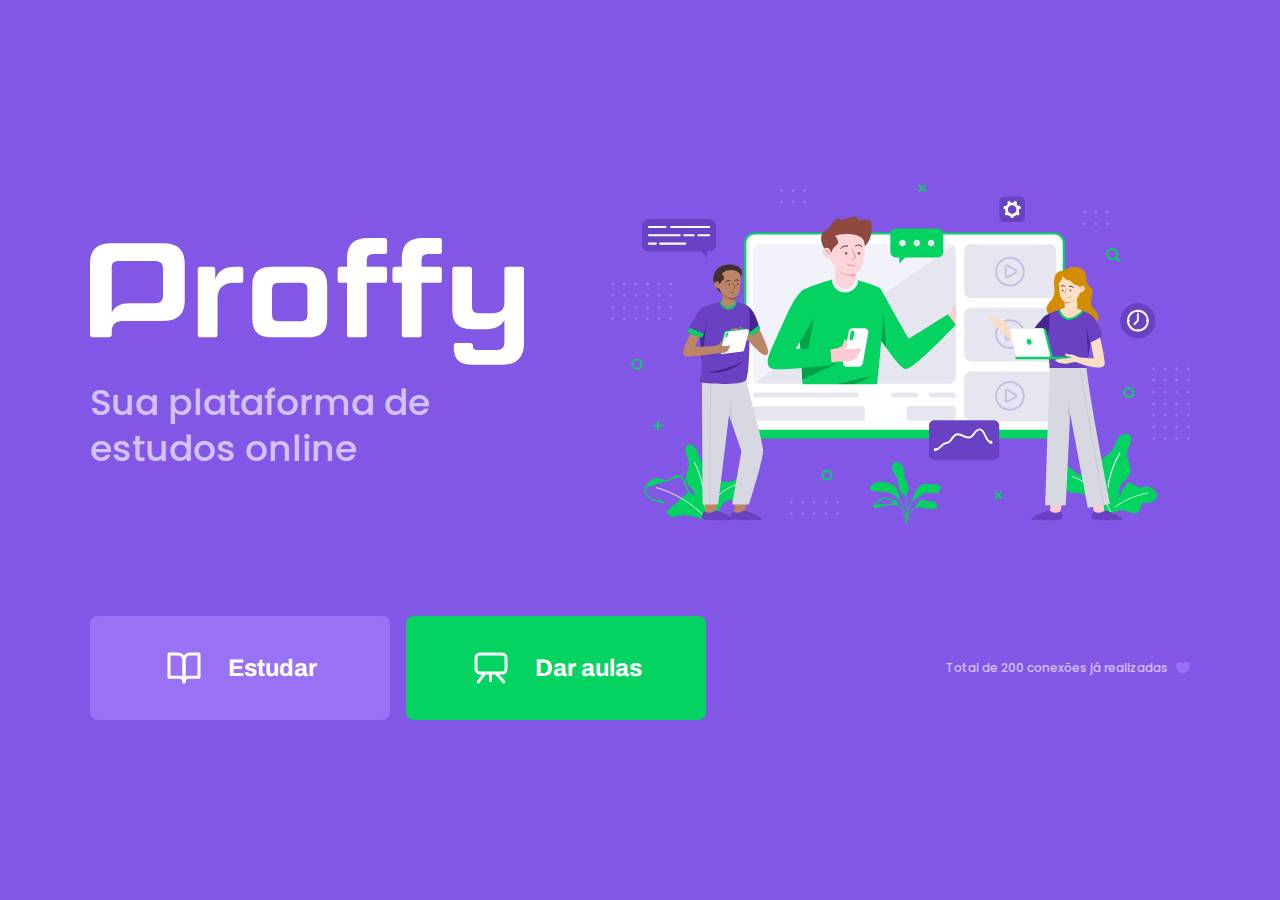
<file: index.html>
<!DOCTYPE html>

<html lang="pt_br"> 

<head>
    <meta charset="UTF-8">
    <meta name="viewport" content="width=device-width, initial-scale=1.0">
    <meta name="theme-color" content= "#8257E5">  
    <title>Proffy  | Sua plataforma de estudos online</title>
    <link rel="shortcut icon" href="/images/favicon.png" type= "image/png">
    <link rel="stylesheet" href="/styles/main.css">
    <link rel="stylesheet" href="/styles/partials/page-landing.css">
    <link href="https://fonts.googleapis.com/css2?family=Archivo:wght@400;700&amp;family=Poppins:wght@400;600&amp;display=swap" rel="stylesheet">
</head>

<body id="page-landing">
    <div id="container">
        <div class="logo-container">
            <img src="/images/logo.svg" alt="Proffy">
            <h2>Sua plataforma de estudos online</h2>
        </div>
        <img class= "hero-image" src="/images/landing.svg" alt="Plataforma de Estudos">
        
        <div class="buttons-container">
            <a class="study" href="/study.html">
                <img src="/images/icons/study.svg" alt="Estudar">
                Estudar
            </a>
            <a class="give-classes" href="/give-classes.html">
                <img src="/images/icons/give-classes.svg" alt="Dar aulas">
                Dar aulas
            </a>
        </div>

        <p class="total-connections">
            Total de 200 conexões já realizadas
            <img src="/images/icons/purple-heart.svg" alt="Coração Roxo">
        </p>
    </div>

</body>
</html>
</file>
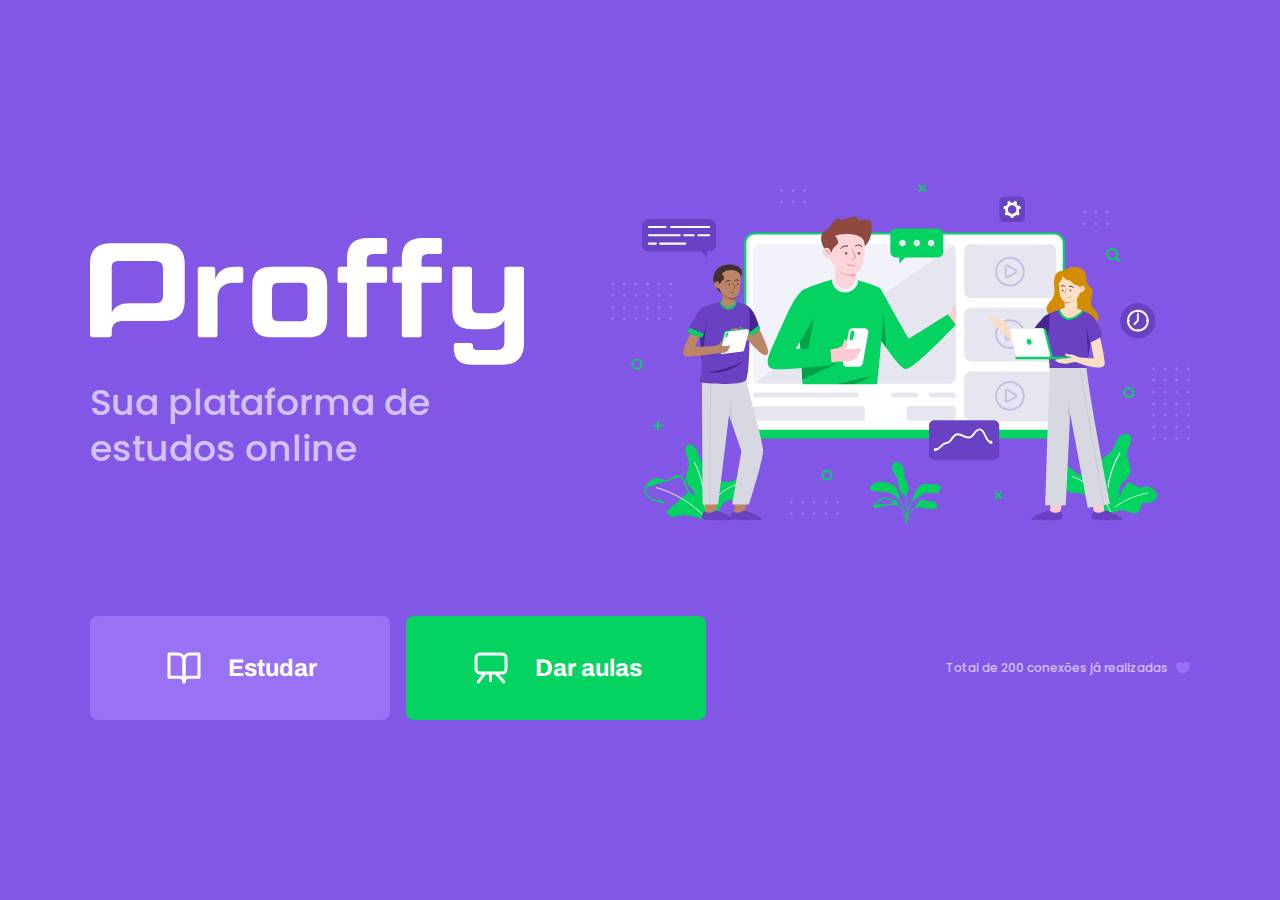
<file: src/views/index.html>
<!DOCTYPE html>

<html lang="pt_br"> 

<head>
    <meta charset="UTF-8">
    <meta name="viewport" content="width=device-width, initial-scale=1.0">
    <meta name="theme-color" content= "#8257E5">  
    <title>Proffy  | Sua plataforma de estudos online</title>
    <link rel="shortcut icon" href="/images/favicon.png" type= "image/png">
    <link rel="stylesheet" href="/styles/main.css">
    <link rel="stylesheet" href="/styles/partials/page-landing.css">
    <link href="https://fonts.googleapis.com/css2?family=Archivo:wght@400;700&amp;family=Poppins:wght@400;600&amp;display=swap" rel="stylesheet">
</head>

<body id="page-landing">
    <div id="container">
        <div class="logo-container">
            <img src="/images/logo.svg" alt="Proffy">
            <h2>Sua plataforma de estudos online</h2>
        </div>
        <img class= "hero-image" src="/images/landing.svg" alt="Plataforma de Estudos">
        
        <div class="buttons-container">
            <a class="study" href="/study">
                <img src="/images/icons/study.svg" alt="Estudar">
                Estudar
            </a>
            <a class="give-classes" href="/give-classes">
                <img src="/images/icons/give-classes.svg" alt="Dar aulas">
                Dar aulas
            </a>
        </div>

        <p class="total-connections">
            Total de 200 conexões já realizadas
            <img src="/images/icons/purple-heart.svg" alt="Coração Roxo">
        </p>
    </div>

</body>
</html>
</file>
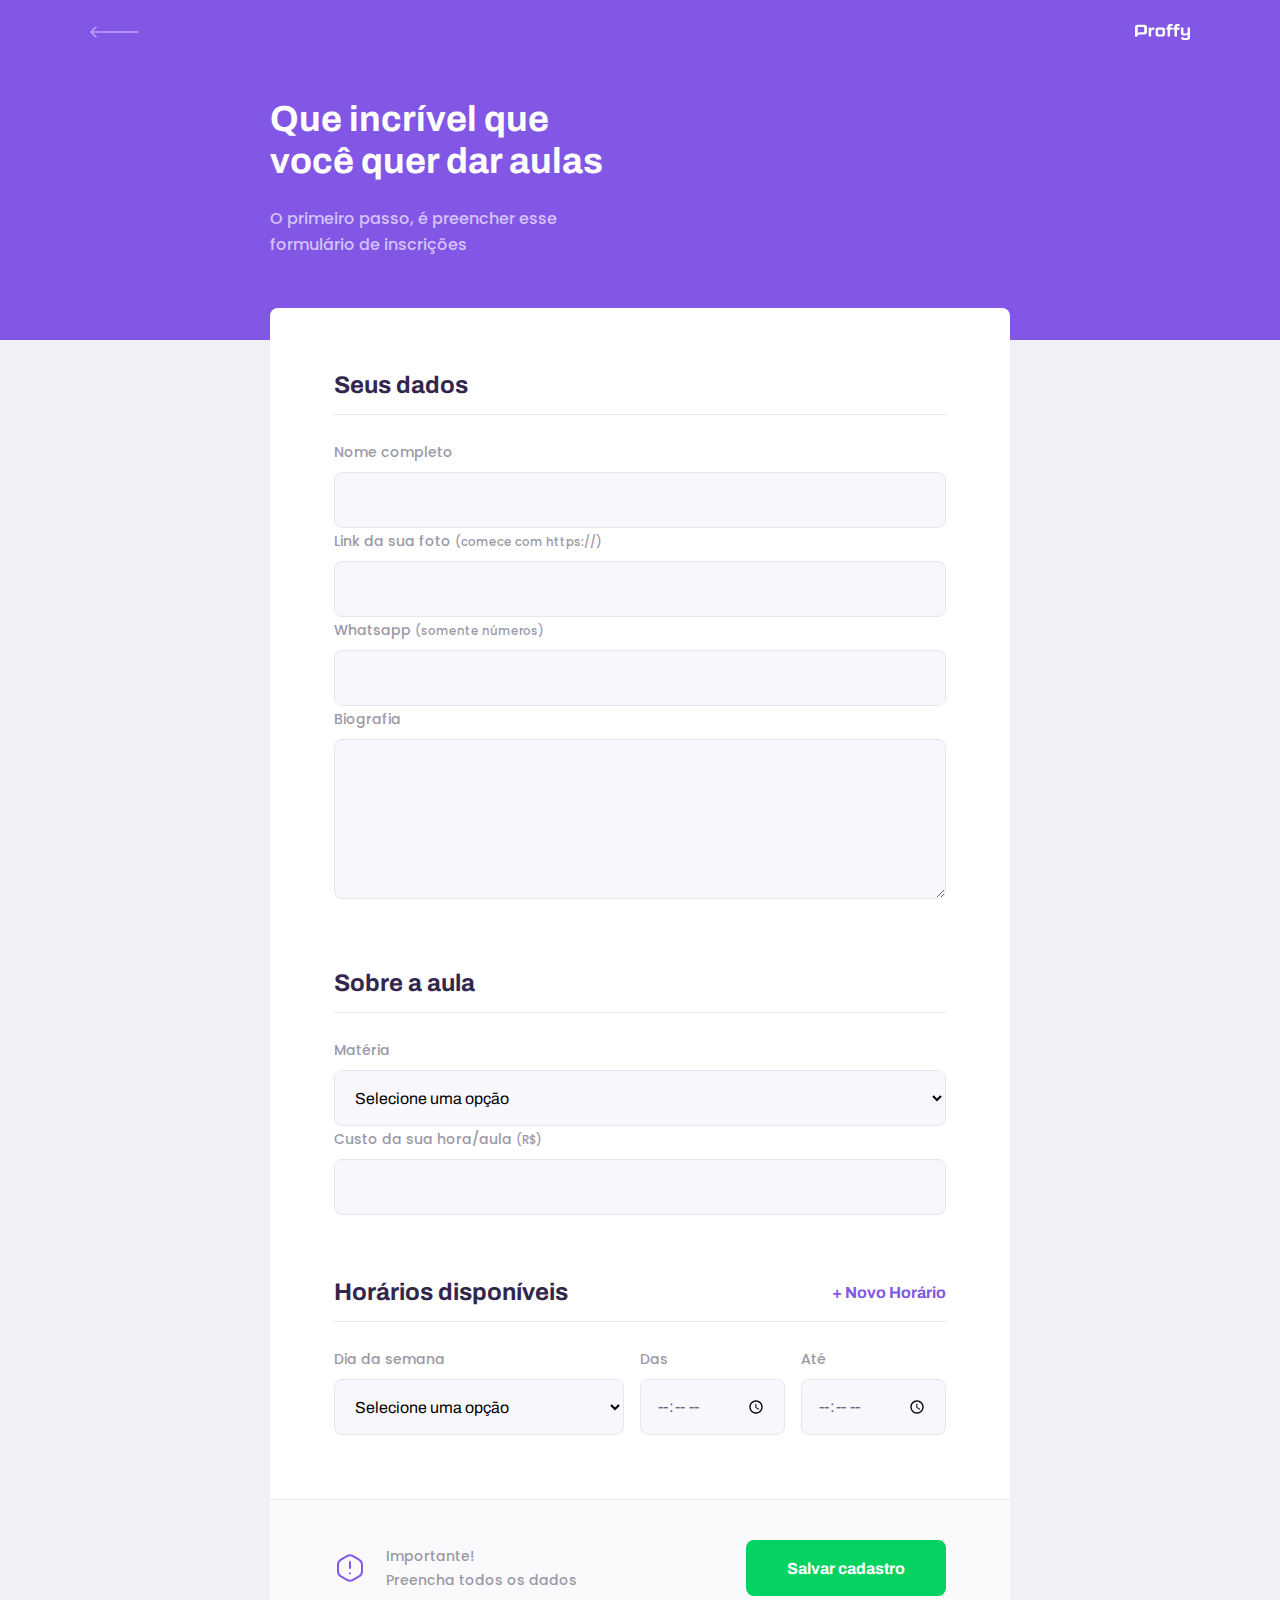
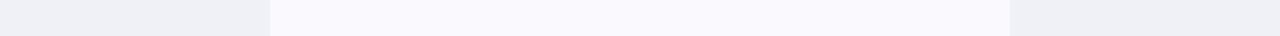
<file: give-classes.html>
<!DOCTYPE html>

<html lang="pt_br"> 

<head>
    <meta charset="UTF-8">
    <meta name="viewport" content="width=device-width, initial-scale=1.0">   
    <title>Proffy  | Sua plataforma de estudos online</title>
    <link rel="stylesheet" href="/styles/main.css">
    <link rel="stylesheet" href="/styles/partials/header.css">
    <link rel="stylesheet" href="/styles/partials/forms.css">
    <link rel="stylesheet" href="/styles/partials/page-give-classes.css">
    <link href="https://fonts.googleapis.com/css2?family=Archivo:wght@400;700&amp;family=Poppins:wght@400;600&amp;display=swap" rel="stylesheet">
    <script src="/scripts/addField.js" defer></script>
</head>

<body id="page-give-classes">
    <div id="container">
       <header class="page-header">
            <div class="top-bar-container">
                <a href="/">
                <img src="/images/icons/back.svg" alt="Voltar"></a>
                <img src="/images/logo.svg" alt="Proffy">
            </div>

            <div class="header-content">
                <strong>Que incrível que você quer dar aulas</strong>
                <p>O primeiro passo, é preencher esse formulário de inscrições</p>
 
            </div>
       </header> 

       <main>
            <form action="" id="create-class">
                <fieldset>
                    <legend>Seus dados</legend>
                    
                    <div class= "input-block">
                        <label for="name">Nome completo</label>
                        <input name="name" id= "name" required>
                    </div>

                    <div class= "input-block">
                        <label for="avatar">Link da sua foto <small>(comece com https://)</small></label>
                        <input name="avatar" id= "avatar" type= "url" required>
                    </div>

                    <div class= "input-block">
                        <label for="whatzapp">Whatsapp <small>(somente números)</small></label>
                        <input name="whatsapp" id= "whatsapp" type= "number" required>
                    </div>

                    <div class= "textarea-block">
                        <label for="bio">Biografia</label>
                        <textarea name="bio" id= "bio" required></textarea>
                    </div>

                </fieldset>

                <fieldset>
                    <legend>Sobre a aula</legend>
                    <div class= "select-block"> 
                        <label for="subject">Matéria</label>
                        <select name="subject" id="subject" required>
                            <option value="">Selecione uma opção</option>
                            <option value="" disabled="" hidden="">Selecione uma opção</option>
                            <option value="1">Artes</option>
                            <option value="2">Biologia</option>
                            <option value="3">Ciências</option>
                            <option value="4">Educação física</option>
                            <option value="5">Física</option>
                            <option value="6">Geografia</option>
                            <option value="7">História</option>
                            <option value="8">Matemática</option>
                            <option value="9">Português</option>
                            <option value="10">Química</option>
                        </select>
                    </div> 

                    <div class="input-block">
                        <label for="cost">Custo da sua hora/aula <small>(R$)</small></label>
                        <input type="cost" id= "cost" type="number" required>
                    </div>
                </fieldset>

                <fieldset id= "schedule-items">
                    <legend>Horários disponíveis
                        <button type = "button" id= "add-time">+ Novo Horário</button>
                    </legend>

                    <div class="schedule-item">
                        <div class="select-block">
                            <label for="weekday">Dia da semana</label>
                            <select name="weekday[]" required>
                                <option value="">Selecione uma opção</option>
                                <option value="0">Domingo</option>
                                <option value="1">Segunda-feira</option>
                                <option value="2">Terça-feira</option>
                                <option value="3">Quarta-feira</option>
                                <option value="4">Quinta-feira</option>
                                <option value="5">Sexta-feira</option>
                                <option value="6">Sábado</option>
                            </select>
                        </div>

                        

                        <div class="input-block">
                            <label for="time_from">Das</label>
                            <input type="time" name="time_from[]" required>
                        </div>

                        <div class="input-block">
                            <label for="time_to">Até</label>
                            <input type="time" name="time_to[]" required>
                        </div>
                    
                    </div>

                </fieldset>
            </form>

            <footer>
                <p>
                    <img src="/images/icons/warning.svg" alt="Aviso importante">
                    Importante! <br> Preencha todos os dados
                </p>
                <button type="submit" form= "create-class">Salvar cadastro</button>
            </footer>

       </main>
    </div>

</body>
</html>
</file>
<file: styles/main.css>
/* CSS - CascadingStyleSheets */

:root {
    /* Variáveis CSS*/
    --color-background: #F0F0F7; 
    --color-primary-lighter: #9871F5;
    --color-primary-light: #916BEA;
    --color-primary: #8257E5;
    --color-primary-dark: #774DD6;
    --color-primary-darker: #6842C2;
    --color-secondary: #04D361;
    --color-secondary-dark: #04BF58;
    --color-title-in-primary: #FFFFFF;
    --color-text-in-primary: #D4C2FF;
    --color-text-title: #32264D;
    --color-text-complement: #9C98A6;
    --color-text-base: #6A6180;
    --color-line-in-white: #E6E6F0;
    --color-input-background: #F8F8FC;
    --color-button-text: #FFFFFF;
    --color-box-base: #FFFFFF;
    --color-box-footer: #FAFAFC;
    --color-small-info: #C1BCCC;
    /* tamanho da fonte padrão: 16px - 100% - 1rem */
    font-size: 60%; /* controle das medidas rem */
}

* {
    margin: 0;
    padding: 0;
    box-sizing: border-box;
}


html,
body {
    height: 100vh;
}

body {
    background: var(--color-background);
    display: flex;
    align-items: center;
    justify-content: center;
}

body,
input,
button,
textarea {
    font-weight: 500;
    font-family: Poppins;
    font-size: 1.6rem;
    color: var(--color-text-base);
}

#container {
    width: 90vw; /*viewport width*/
    max-width: 700px;
}

@media (min-width: 700px) {
    :root {
        font-size: 62.5%; /* todo 1rem vai ser relativo a 10px*/
    }
}
</file>
<file: styles/partials/page-landing.css>
#page-landing {
    background: var(--color-primary);
}

#page-landing #container {
    color: var(--color-text-in-primary);
}

.logo-container img {
    height: 10rem;
}

.logo-container h2 {
    font-weight: 500;
    font-size: 3.6rem;
    line-height: 4.6rem;
    margin-top: 0.8rem;
}

.logo-container {
    text-align: center;
    margin-bottom:3.2rem;
}

.hero-image {
    width: 100%;
}

.buttons-container {
    display: flex;
    justify-content: center;
    margin: 3.2rem 0;
}

.buttons-container a {
    width: 30rem;
    height: 10.4rem;

    border-radius: 0.8rem;
    margin-right: 1.6rem;

    font: 700 2.4rem Archivo;

    display: flex;
    align-items: center;
    justify-content: center;

    text-decoration: none;

    transition: background 0.2s;

    color: var(--color-button-text);
}

.buttons-container a img {
    width: 4rem;
    margin-right: 2.4rem;
}

.buttons-container a.study {
    background: var(--color-primary-lighter);
}

.buttons-container a.study:hover {
    background: var(--color-primary-light);
}

.buttons-container a.give-classes {
    background: var(--color-secondary);
    margin-right: 0;
}

.buttons-container a.give-classes:hover {
    background: var(--color-secondary-dark);
}

.total-connections {
    font-size: 1.8rem;

    display: flex;
    align-items: center;
    justify-content: center;

}

.total-connections img {
    margin-left: 0.8rem;
}

@media (max-width: 699px){
    :root {
        font-size: 40%;
    }
}

@media (min-width: 1100px) {
    #page-landing #container {
        max-width: 1100px;
        display: grid;
        grid-template-columns: 2fr 1fr 2fr;
        grid-template-rows: 350px 1fr;
        grid-template-areas: 
        "proffy image image"
        "button button texting";
        column-gap: 87px;
        row-gap: 86px;
    }

    .logo-container {
        grid-area: proffy;
        text-align: initial;
        align-self: center;
        margin: 0;

    }

    .logo-container img{
        height: 127px;
    }

    .hero-image {
        grid-area: image;
        height: 350px;
    }

    .buttons-container{
        grid-area: button;
        justify-content: flex-start;
        margin: 0;
    }

    .total-connections {
        grid-area: texting;
        justify-self: end;
        font-size: 1.2rem;
    }
}
</file>
<file: styles/partials/header.css>
.page-header {
    background-color: var(--color-primary);

    display: flex;
    flex-direction: column;
}

.page-header .top-bar-container {
    width: 90%;
    margin: 0 auto;

    display: flex;
    align-items: center;
    justify-content: space-between;

    padding: 1.6rem 0;
}

.page-header .top-bar-container a {
    height: 3.2rem;
    transition: opacity 0.2s;
}

.page-header .top-bar-container a:hover {
    opacity: 0.6;
}

.page-header .top-bar-container > img{
    height: 1.6rem;
}

.page-header .header-content {
    width: 90%;
    margin: 3.2rem auto;

    position: relative;
}

.page-header .header-content strong {
    font: 700 3.6rem Archivo;
    line-height: 4.2rem;
    color: var(--color-title-in-primary);
}

.page-header .header-content p {
    max-width: 30rem;
    font-size: 1.6rem;
    line-height: 2.6rem;
    color: var(--color-text-in-primary);
    margin-top: 2.4rem;
}

@media (min-width: 700px) {
  
    .page-header {
        height: 340px;
    }

    .page-header .top-bar-container {
        max-width: 1100px;
    }

    .page-header .header-content {
        max-width: 740px;

        margin: 0 auto;

        flex: 1 1;
        padding-bottom: 48px;
        display: flex;
        flex-direction: column;
        justify-content: center;
    }

    .page-header .header-content strong {
        max-width: 350px;
    }

}
</file>
<file: styles/partials/forms.css>
.select-block label,
.input-block label,
.textarea-block label {
    font-size: 1.4rem;
    color: var(--color-text-complement);
}

.input-block input,
.select-block select,
.textarea-block textarea {
    width: 100%;
    height: 5.6rem;
    margin-top: 0.8rem;
    border-radius: 0.8rem;
    background: var(--color-input-background);
    border: 1px solid var(--color-line-in-white);
    outline: 0;
    padding: 0 1.6rem;
    font: 1.6rem Archivo;
}

.textarea-block textarea {
    padding: 1.2rem 1.6rem;
    height: 16rem;
    resize: vertical;
}

.input-block,
.textarea-block {
    position: relative;
}

.input-block:focus-within::after,
.textarea-block:focus-within::after {
    content: "";
    
    width: calc(100% - 3.2rem);
    height: 2px;
    background: var(--color-primary-light);
    
    position: absolute;
    left: 1.6rem;
    bottom: 0;
}
</file>
<file: styles/partials/page-give-classes.css>
#page-give-classes #container {
    width: 100vw;
    height: 100vh;
}

#page-give-classes .page-header .header-content {
    margin-bottom: 6.4rem;
}

#page-give-classes main {
    background: var(--color-box-base);
    width: 100%;
    max-width: 74rem;
    border-radius: .8rem;
    margin: -3.2rem auto 3.2rem;
    padding-top: 6.4rem;
}

#page-give-classes fieldset {
    border: none;
    padding: 0 2.4rem;
}

#page-give-classes fieldset legend {
    font: 700 2.4rem Archivo;
    color: var(--color-text-title);
    margin-bottom: 2.4rem;

    display: flex;
    align-items: center;
    justify-content: space-between;

    width: 100%;
    padding-bottom: 1.6rem;
    border-bottom: 1px solid var(--color-line-in-white);
}

#page-give-classes fieldset legend button {
    background: none;
    border: 0;
    color: var(--color-primary);
    font: 700 1.6rem Archivo;
    cursor: pointer;
    transition: .2s;
}

#page-give-classes fieldset legend button:hover {
    transform: translateY(-5px);
    color: var(--color-primary-dark);
}

#page-give-classes fieldset+fieldset {
    margin-top: 6.4rem;
}

#page-give-classes .input-block+.input.block,
#page-give-classes .input-block+.textarea-bloc
#page-give-classes .select-block+.input.block {
    margin-top: 2.4rem;
}

#page-give-classes main footer {
    padding: 4rem 2.4rem;
    background: var(--color-box-footer);
    border-top: 1px solid var(--color-line-in-white);
    margin-top: 6.4rem;
}

#page-give-classes main footer p {
    display:flex;
    align-items: center;
    justify-content: center;

    font-size: 1.4rem;
    line-height: 2.4rem;
    color: var(--color-text-complement);
}

#page-give-classes main footer p img {
    margin-right: 2rem;
}

#page-give-classes main footer button {
    width: 100%;
    height: 5.6rem;
    background: var(--color-secondary);
    color: var(--color-button-text);
    border: 0;
    border-radius: .8rem;
    cursor: pointer;
    font: 700 1.6rem Archivo;
    display: flex;
    align-items: center;
    justify-content: center;
    text-decoration: none;
    transition: .2s;
    margin-top: 3.2rem;
}

.schedule-item+.schedule-item {
    margin-top: 3.2rem;
    padding-top: 3.2rem;

    border-top: 1px solid var(--color-line-in-white);
}

@media (min-width: 700px) {
    #page-give-classes #container {
        max-width: 100vw;
    }

    #page-give-classes .page-header .header-content {
        margin-bottom: 0;
    }

    #page-give-classes main fieldset {
        padding: 0 64px;
    }

    .schedule-item {
        display: grid;
        grid-template-columns: 2fr 1fr 1fr;
        column-gap: 1.6rem;
    }

    .schedule-item .input-block {
        margin-top: 0;
    }

    #page-give-classes main footer {
        padding: 40px 64px;
        display: flex;
        align-items: center;
        justify-content: space-between;
    }

    #page-give-classes main footer button {
        margin-top: 0;
        width: 200px;
    }

}
</file>
